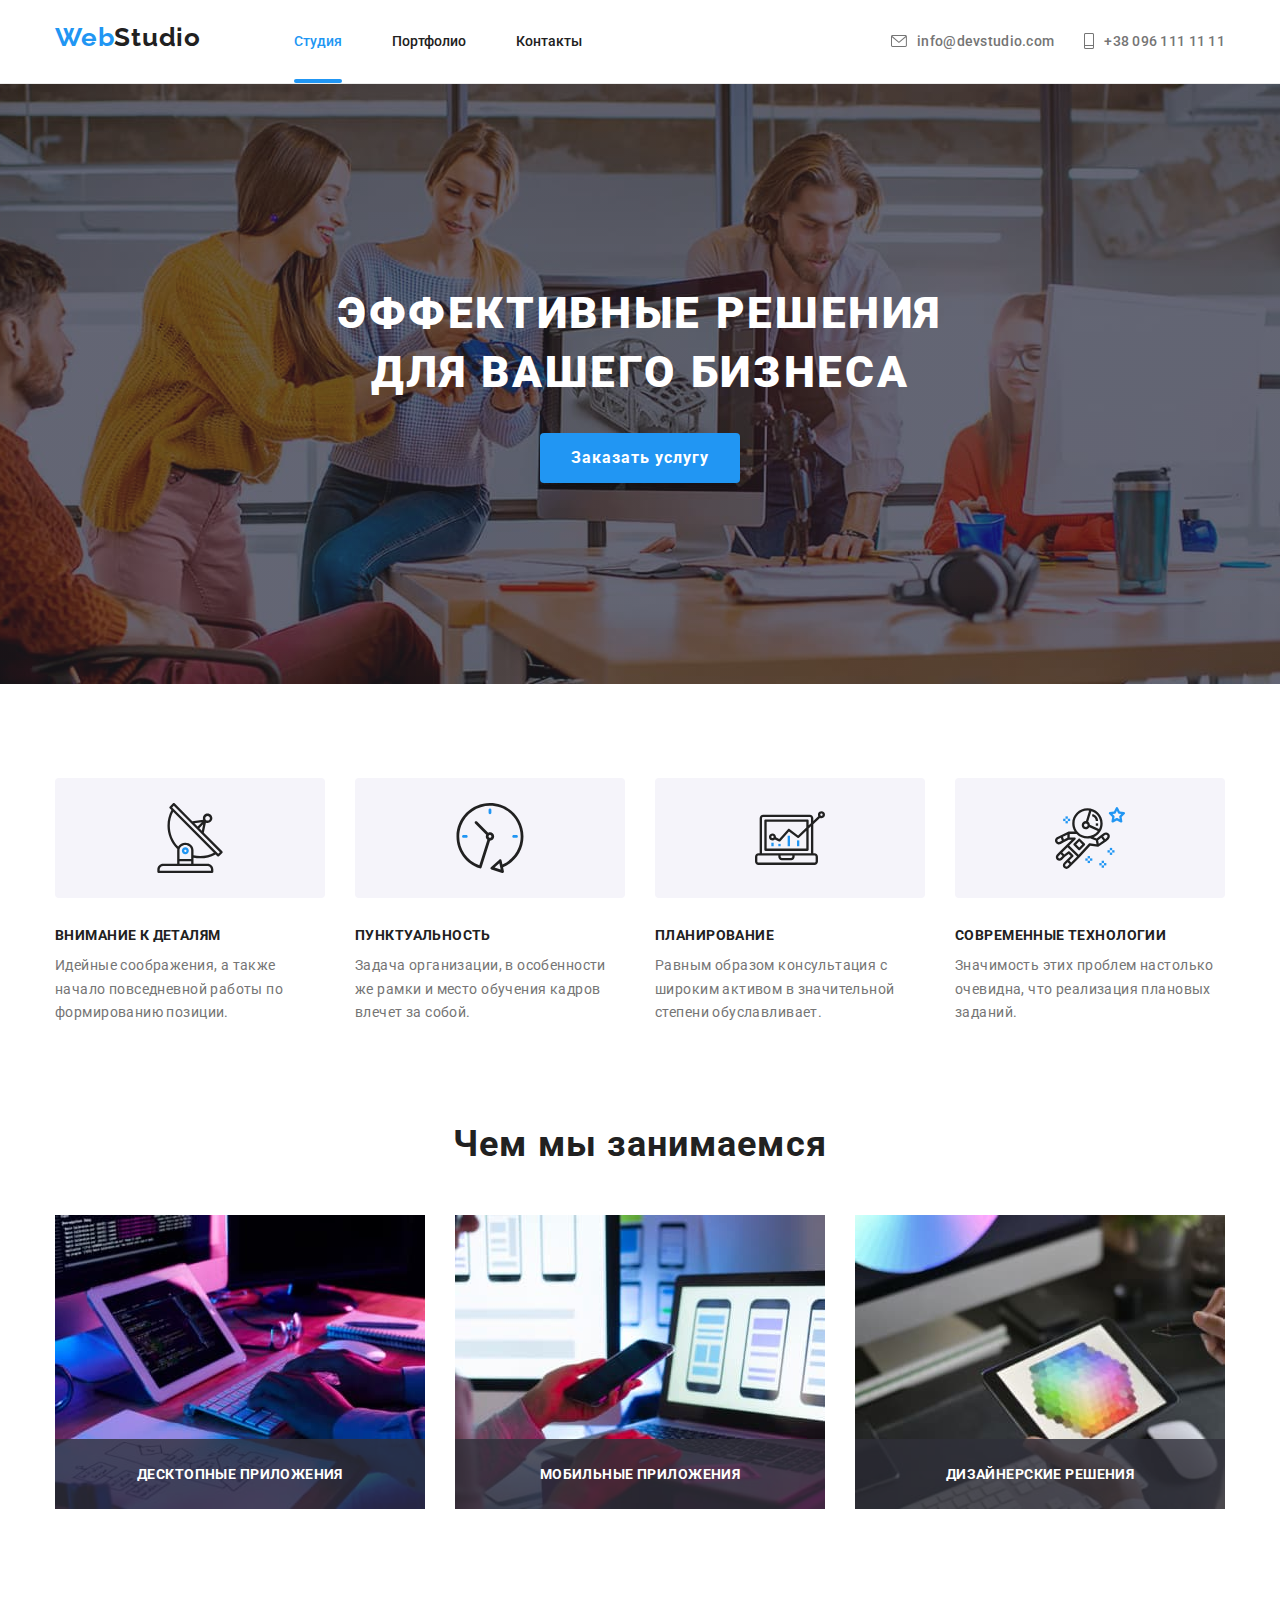
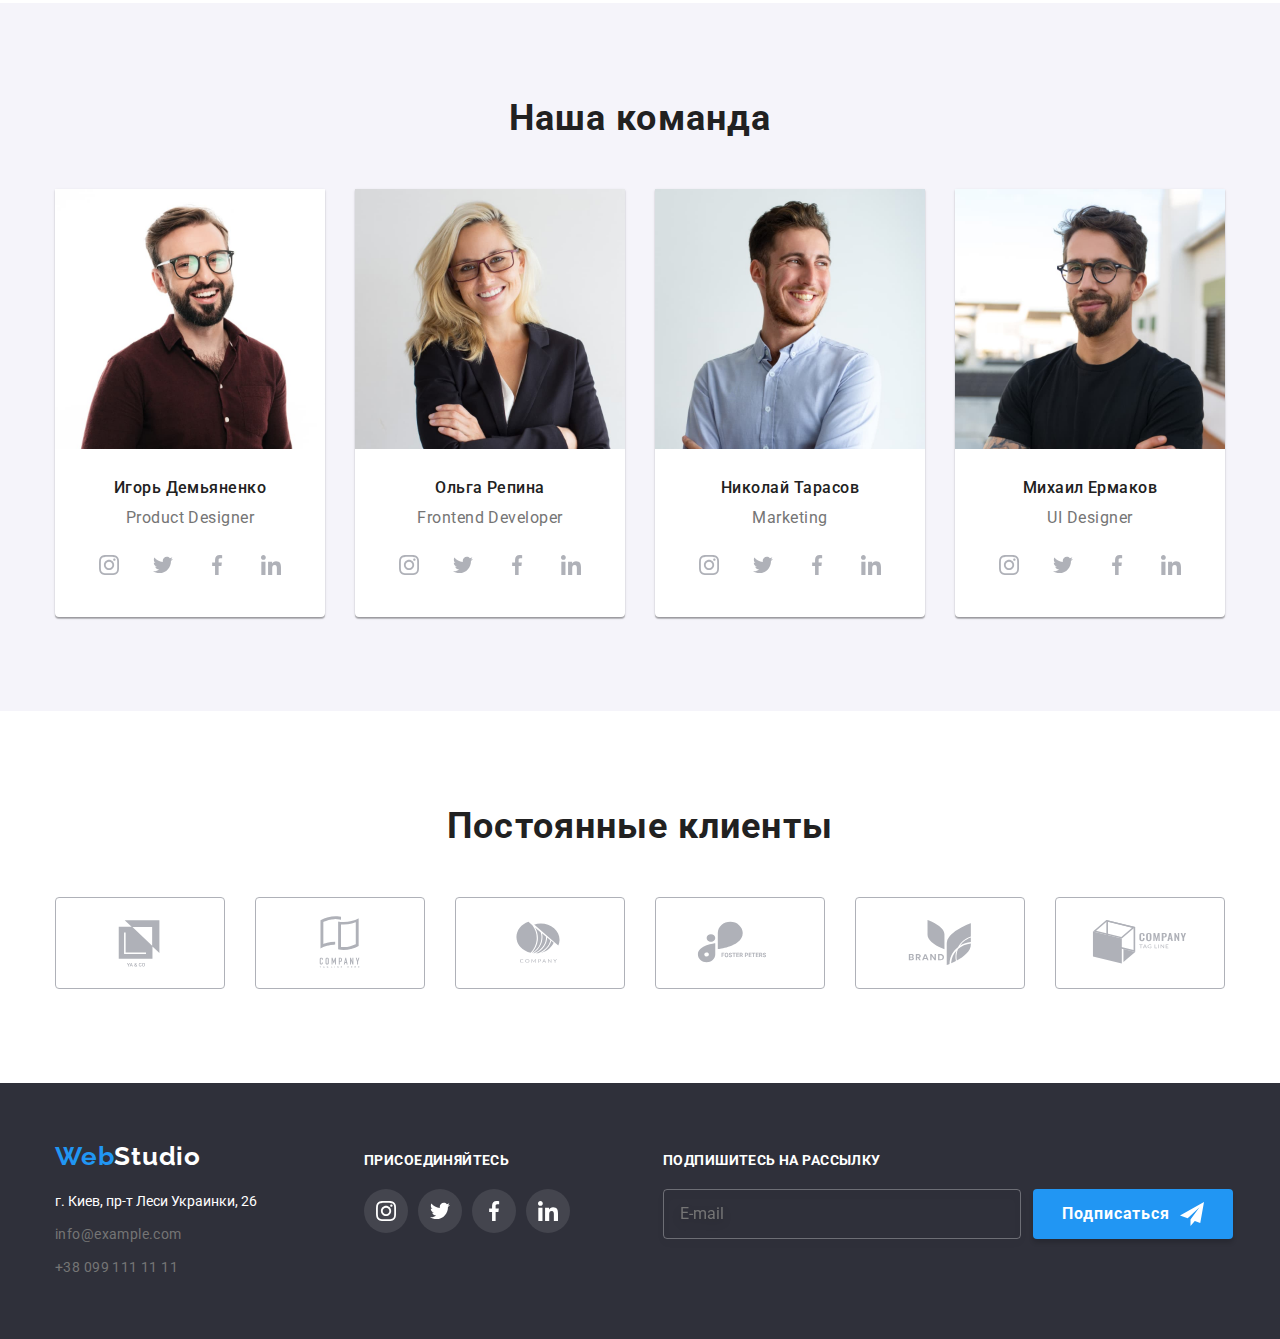
<file: index.html>
<!DOCTYPE html>
<html lang="ru">
  <head>
    <meta charset="UTF-8" />
    <meta http-equiv="X-UA-Compatible" content="IE=edge" />
    <meta name="viewport" content="width=device-width, initial-scale=1.0" />
    <title lang="en">Web Studio</title>
    <link rel="preconnect" href="https://fonts.googleapis.com" />
    <link rel="preconnect" href="https://fonts.gstatic.com" crossorigin />
    <link
      href="https://fonts.googleapis.com/css2?family=Raleway:wght@700&family=Roboto:wght@400;500;700;900&display=swap"
      rel="stylesheet"
    />
    <link
      rel="stylesheet"
      href="https://cdnjs.cloudflare.com/ajax/libs/modern-normalize/1.1.0/modern-normalize.min.css"
    />
    <link rel="stylesheet" href="./css/main.min.css" />
  </head>

  <body>
    <!-------------------------HEADER--------------------------->
    <header class="header">
      <div class="container header__container">
        <nav class="site_nav">
          <a class="site_nav__logo_img link" href="#logo" lang="en">
            <span class="logo_web">Web</span>Studio</a
          >
          <ul class="site_nav_menu list">
            <li class="menu_list link_item">
              <a class="menu_list_item current_page link" href="./index.html"
                >Студия</a
              >
            </li>
            <li class="menu_list link_item">
              <a class="menu_list_item link" href="./portfolio.html"
                >Портфолио</a
              >
            </li>
            <li class="menu_list link_item">
              <a class="menu_list_item link" href="#contacts">Контакты</a>
            </li>
          </ul>
        </nav>
        <ul class="site_nav_contact list header__container">
          <li class="mail_link">
            <a
              class="contact link mail_header mail_thumb"
              href="mailto:info@devstudio.com"
              ><svg class="mail_icon" width="16" height="12">
                <use href="./images/icons.svg#mail"></use>
              </svg>
              info@devstudio.com
            </a>
          </li>
          <li class="phone_link">
            <a
              class="contact phone_header link mail_thumb"
              href="tel:+380961111111"
              ><svg class="phone_icon" width="10" height="16">
                <use href="./images/icons.svg#phone"></use>
              </svg>
              +38 096 111 11 11
            </a>
          </li>
        </ul>
      </div>
    </header>
    <main>
      <!---------------------------HERO---------------------------->
      <section class="section_hero">
        <div class="container">
          <h1 class="title">Эффективные решения для вашего бизнеса</h1>
          <button class="hero_button" type="button" data-modal-open>
            Заказать услугу
          </button>
        </div>
      </section>
      <!----------------------------ABOUT-------------------------->
      <section class="hang section" id="portfolio">
        <div class="container hang_container">
          <ul class="hang_list list">
            <li class="hang_list__item">
              <div class="hang_list__item_element">
                <svg
                  class="hang_list__item_element_icon"
                  width="70"
                  height="70"
                >
                  <use href="./images/icons.svg#antenna"></use>
                </svg>
              </div>
              <h3 class="hang_title">Внимание к деталям</h3>
              <p class="hang_description">
                Идейные соображения, а также начало повседневной работы по
                формированию позиции.
              </p>
            </li>
            <li class="hang_list__item">
              <div class="hang_list__item_element">
                <svg
                  class="hang_list__item_element_icon"
                  width="70"
                  height="70"
                >
                  <use href="./images/icons.svg#clock"></use>
                </svg>
              </div>
              <h3 class="hang_title">Пунктуальность</h3>
              <p class="hang_description">
                Задача организации, в особенности же рамки и место обучения
                кадров влечет за собой.
              </p>
            </li>
            <li class="hang_list__item">
              <div class="hang_list__item_element">
                <svg
                  class="hang_list__item_element_icon"
                  width="70"
                  height="70"
                >
                  <use href="./images/icons.svg#diagram"></use>
                </svg>
              </div>
              <h3 class="hang_title">Планирование</h3>
              <p class="hang_description">
                Равным образом консультация с широким активом в значительной
                степени обуславливает.
              </p>
            </li>
            <li class="hang_list__item">
              <div class="hang_list__item_element">
                <svg
                  class="hang_list__item_element_icon"
                  width="70"
                  height="70"
                >
                  <use href="./images/icons.svg#astronaut"></use>
                </svg>
              </div>
              <h3 class="hang_title">Современные технологии</h3>
              <p class="hang_description">
                Значимость этих проблем настолько очевидна, что реализация
                плановых заданий.
              </p>
            </li>
          </ul>
        </div>
      </section>
      <!---------------------------SERVISES------------------------>
      <section class="section">
        <div class="container">
          <h2 class="section_title">Чем мы занимаемся</h2>
          <ul class="list servises__list">
            <li class="servises__list_item">
              <div class="service__list_item_thumb">
                <img
                  src="./images/about/about_1.jpg"
                  alt="кодирование бизнесс процесса"
                  width="370"
                  height="294"
                />
                <div class="services_item">
                  <p class="services_item_title">Десктопные приложения</p>
                </div>
              </div>
            </li>
            <li class="servises__list_item">
              <div class="service__list_item_thumb">
                <img
                  src="./images/about/about_2.jpg"
                  alt="подбор макета на телефон"
                  width="370"
                  height="294"
                />
                <div class="services_item">
                  <p class="services_item_title">Мобильные приложения</p>
                </div>
              </div>
            </li>
            <li class="servises__list_item">
              <div class="service__list_item_thumb">
                <img
                  src="./images/about/about_3.jpg"
                  alt="подбор цвета"
                  width="370"
                  height="294"
                />
                <div class="services_item">
                  <p class="services_item_title">Дизайнерские решения</p>
                </div>
              </div>
            </li>
          </ul>
        </div>
      </section>
      <!-----------------------OUR TEAM---------------------------->
      <section class="team section" id="contacts">
        <div class="container">
          <h2 class="section_title">Наша команда</h2>
          <ul class="list team_list">
            <li class="team__member_card">
              <img
                src="./images/team/igor_demyanenko.jpg"
                alt="Игорь Демьяненко"
                width="270"
                height="260"
              />
              <div class="team__member_card_detail">
                <h3 class="team__member_name">Игорь Демьяненко</h3>
                <p class="team__member_position" lang="en">Product Designer</p>
                <ul class="social_list list">
                  <li class="social_list_item">
                    <a href="" class="social_list_link">
                      <svg class="social_list_icon" width="20" height="20">
                        <use href="./images/icons.svg#instagram"></use>
                      </svg>
                    </a>
                  </li>
                  <li class="social_list_item">
                    <a href="" class="social_list_link">
                      <svg class="social_list_icon" width="20" height="20">
                        <use href="./images/icons.svg#twitter"></use>
                      </svg>
                    </a>
                  </li>
                  <li class="social_list_item">
                    <a href="" class="social_list_link">
                      <svg class="social_list_icon" width="20" height="20">
                        <use href="./images/icons.svg#facebook"></use>
                      </svg>
                    </a>
                  </li>
                  <li class="social_list_item">
                    <a href="" class="social_list_link">
                      <svg class="social_list_icon" width="20" height="20">
                        <use href="./images/icons.svg#linkedin"></use>
                      </svg>
                    </a>
                  </li>
                </ul>
              </div>
            </li>
            <li class="team__member_card">
              <img
                src="./images/team/olga_repina.jpg"
                alt="Ольга Репина"
                width="270"
                height="260"
              />
              <div class="team__member_card_detail">
                <h3 class="team__member_name">Ольга Репина</h3>
                <p class="team__member_position" lang="en">
                  Frontend Developer
                </p>
                <ul class="social_list list">
                  <li class="social_list_item">
                    <a href="" class="social_list_link">
                      <svg class="social_list_icon" width="20" height="20">
                        <use href="./images/icons.svg#instagram"></use>
                      </svg>
                    </a>
                  </li>
                  <li class="social_list_item">
                    <a href="" class="social_list_link">
                      <svg class="social_list_icon" width="20" height="20">
                        <use href="./images/icons.svg#twitter"></use>
                      </svg>
                    </a>
                  </li>
                  <li class="social_list_item">
                    <a href="" class="social_list_link">
                      <svg class="social_list_icon" width="20" height="20">
                        <use href="./images/icons.svg#facebook"></use>
                      </svg>
                    </a>
                  </li>
                  <li class="social_list_item">
                    <a href="" class="social_list_link">
                      <svg class="social_list_icon" width="20" height="20">
                        <use href="./images/icons.svg#linkedin"></use>
                      </svg>
                    </a>
                  </li>
                </ul>
              </div>
            </li>
            <li class="team__member_card">
              <img
                src="./images/team/nikolai_tarasov.jpg"
                alt="Николай Тарасов"
                width="270"
                height="260"
              />
              <div class="team__member_card_detail">
                <h3 class="team__member_name">Николай Тарасов</h3>
                <p class="team__member_position" lang="en">Marketing</p>
                <ul class="social_list list">
                  <li class="social_list_item">
                    <a href="" class="social_list_link">
                      <svg class="social_list_icon" width="20" height="20">
                        <use href="./images/icons.svg#instagram"></use>
                      </svg>
                    </a>
                  </li>
                  <li class="social_list_item">
                    <a href="" class="social_list_link">
                      <svg class="social_list_icon" width="20" height="20">
                        <use href="./images/icons.svg#twitter"></use>
                      </svg>
                    </a>
                  </li>
                  <li class="social_list_item">
                    <a href="" class="social_list_link">
                      <svg class="social_list_icon" width="20" height="20">
                        <use href="./images/icons.svg#facebook"></use>
                      </svg>
                    </a>
                  </li>
                  <li class="social_list_item">
                    <a href="" class="social_list_link">
                      <svg class="social_list_icon" width="20" height="20">
                        <use href="./images/icons.svg#linkedin"></use>
                      </svg>
                    </a>
                  </li>
                </ul>
              </div>
            </li>
            <li class="team__member_card">
              <img
                src="./images/team/mikhail_yermakov.jpg"
                alt="Михаил Ермаков"
                width="270"
                height="260"
              />
              <div class="team__member_card_detail">
                <h3 class="team__member_name">Михаил Ермаков</h3>
                <p class="team__member_position" lang="en">UI Designer</p>
                <ul class="social_list list">
                  <li class="social_list_item">
                    <a href="" class="social_list_link">
                      <svg class="social_list_icon" width="20" height="20">
                        <use href="./images/icons.svg#instagram"></use>
                      </svg>
                    </a>
                  </li>
                  <li class="social_list_item">
                    <a href="" class="social_list_link">
                      <svg class="social_list_icon" width="20" height="20">
                        <use href="./images/icons.svg#twitter"></use>
                      </svg>
                    </a>
                  </li>
                  <li class="social_list_item">
                    <a href="" class="social_list_link">
                      <svg class="social_list_icon" width="20" height="20">
                        <use href="./images/icons.svg#facebook"></use>
                      </svg>
                    </a>
                  </li>
                  <li class="social_list_item">
                    <a href="" class="social_list_link">
                      <svg class="social_list_icon" width="20" height="20">
                        <use href="./images/icons.svg#linkedin"></use>
                      </svg>
                    </a>
                  </li>
                </ul>
              </div>
            </li>
          </ul>
        </div>
      </section>

      <!---------------------------CLIENTS------------------------>
      <section class="section">
        <div class="container">
          <h2 class="section_title">Постоянные клиенты</h2>
          <ul class="clients__list">
            <li class="client__list_item list">
              <a href="" class="client__list_item_link">
                <svg class="client__list_item_icon" width="106" height="60">
                  <use href="./images/icons.svg#client_1"></use>
                </svg>
              </a>
            </li>
            <li class="client__list_item list">
              <a href="" class="client__list_item_link">
                <svg class="client__list_item_icon" width="106" height="60">
                  <use href="./images/icons.svg#client_2"></use>
                </svg>
              </a>
            </li>
            <li class="client__list_item list">
              <a href="" class="client__list_item_link">
                <svg class="client__list_item_icon" width="106" height="60">
                  <use href="./images/icons.svg#client_3"></use>
                </svg>
              </a>
            </li>
            <li class="client__list_item list">
              <a href="" class="client__list_item_link">
                <svg class="client__list_item_icon" width="106" height="60">
                  <use href="./images/icons.svg#client_4"></use>
                </svg>
              </a>
            </li>
            <li class="client__list_item list">
              <a href="" class="client__list_item_link">
                <svg class="client__list_item_icon" width="106" height="60">
                  <use href="./images/icons.svg#client_5"></use>
                </svg>
              </a>
            </li>
            <li class="client__list_item list">
              <a href="" class="client__list_item_link">
                <svg class="client__list_item_icon" width="106" height="60">
                  <use href="./images/icons.svg#client_6"></use>
                </svg>
              </a>
            </li>
          </ul>
        </div>
      </section>
    </main>
    <!--------------------------FOOTER--------------------------->
    <footer class="footer">
      <div class="container footer_container">
        <div class="footer_contacts">
          <a class="site_nav__logo_img logo_footer link" href="#logo" lang="en">
            <span class="logo_web">Web</span
            ><span class="logo_studio">Studio</span></a
          >
          <address class="address">
            <ul class="list">
              <li class="address__detail">
                <a
                  class="detai_adress list"
                  href="https://goo.gl/maps/JiNANyfJPE1kAV9W7"
                  target="blank"
                  rel="noopener noreferrer"
                  >г. Киев, пр-т Леси Украинки, 26
                </a>
              </li>
              <li class="address__detail">
                <a
                  class="contact link contact_footer"
                  href="mailto:info@example.com"
                  >info@example.com
                </a>
              </li>
              <li class="address__detail">
                <a class="contact link contact_footer" href="tel:+380991111111"
                  >+38 099 111 11 11</a
                >
              </li>
            </ul>
          </address>
        </div>
        <div class="social_list__container">
          <h3 class="social_list__footer_title">присоединяйтесь</h3>
          <ul class="list social_list__footer">
            <li class="social_list__footer_item">
              <a href="" class="social_link__footer">
                <svg class="social_list__footer_icon" width="20" height="20">
                  <use href="./images/icons.svg#instagram"></use>
                </svg>
              </a>
            </li>
            <li class="social_list__footer_item">
              <a href="" class="social_link__footer">
                <svg class="social_list__footer_icon" width="20" height="20">
                  <use href="./images/icons.svg#twitter"></use>
                </svg>
              </a>
            </li>
            <li class="social_list__footer_item">
              <a href="" class="social_link__footer">
                <svg class="social_list__footer_icon" width="20" height="20">
                  <use href="./images/icons.svg#facebook"></use>
                </svg>
              </a>
            </li>
            <li class="social_list__footer_item">
              <a href="" class="social_link__footer">
                <svg class="social_list__footer_icon" width="20" height="20">
                  <use href="./images/icons.svg#linkedin"></use>
                </svg>
              </a>
            </li>
          </ul>
        </div>

        <div class="subscribe_container">
          <p class="subscribe_title">Подпишитесь на рассылку</p>
          <form class="list social_list__footer" name="subscription_form">
            <input
              class="subscribe_input"
              type="email"
              name="email"
              required
              placeholder="E-mail"
              id="mail"
            />

            <button class="subscribe_button" type="submit">
              Подписаться
              <svg class="subscribe_icon" width="24" height="24">
                <use href="./images/icons.svg#send_icon"></use>
              </svg>
            </button>
          </form>
        </div>
      </div>
    </footer>

    <!-------------------- MODAL WINDOW --------------------->
    <div class="backdrop is-hidden" data-modal>
      <div class="modal">
        <button type="button" class="modal_close_button" data-modal-close>
          <svg class="modal_close_button_icon" width="18" height="18">
            <use href="./images/icons.svg#close_window"></use>
          </svg>
        </button>
        <form class="contact_form">
          <p class="contact_form_title">
            Оставьте свои данные, мы вам перезвоним
          </p>

          <label class="contact_form_field">
            <span class="contact_form_field_span">Имя*</span>
            <span class="contact_form_input_wrapper">
              <input
                class="contact_form_input"
                type="text"
                required
                name="user_name"
                minlength="2"
              />
              <svg class="contact_form_icon" width="12" height="12">
                <use href="./images/icons.svg#name_icon"></use>
              </svg>
            </span>
          </label>

          <label class="contact_form_field">
            <span class="contact_form_field_span">Телефон*</span>
            <span class="contact_form_input_wrapper">
              <input
                class="contact_form_input"
                type="tel"
                required
                name="user_phone_number"
                pattern="[0-9]{3}-[0-9]{3}-[0-9]{2}-[0-9]{2}"
                title="xxx-xxx-xx-xx"
              />
              <svg class="contact_form_icon" width="13" height="13">
                <use href="./images/icons.svg#phone_icon"></use>
              </svg>
            </span>
          </label>

          <label for="contact_form_input_id" class="contact_form_field">
            <span class="contact_form_field_span">Почта*</span>
            <span class="contact_form_input_wrapper">
              <input
                class="contact_form_input"
                type="email"
                name="email"
                required
                id="contact_form_input_id"
              />
              <svg class="contact_form_icon" width="13" height="13">
                <use href="./images/icons.svg#mail_icom"></use>
              </svg>
            </span>
          </label>
          <label class="contact_form_field">
            <span class="contact_form_field_span">Комментарий</span>
            <textarea
              class="contact_form_message"
              name="user_message"
              placeholder="Введите текст"
            >
            </textarea>
          </label>
          <input
            class="contact_form_checkbox visually_hidden"
            id="checkbox_policy"
            type="checkbox"
            name="user_policy"
            required
          />
          <label class="contact_form_checkbox_label" for="checkbox_policy"
            >Соглашаюсь с рассылкой и принимаю&nbsp;
            <a class="contact_form-checkbox_link" href="">Условия договора</a>
          </label>
          <button class="contact_form_button" type="submit">Отправить</button>
        </form>
      </div>
    </div>
    <script src="./js/modal.js"></script>
  </body>
</html>
</file>
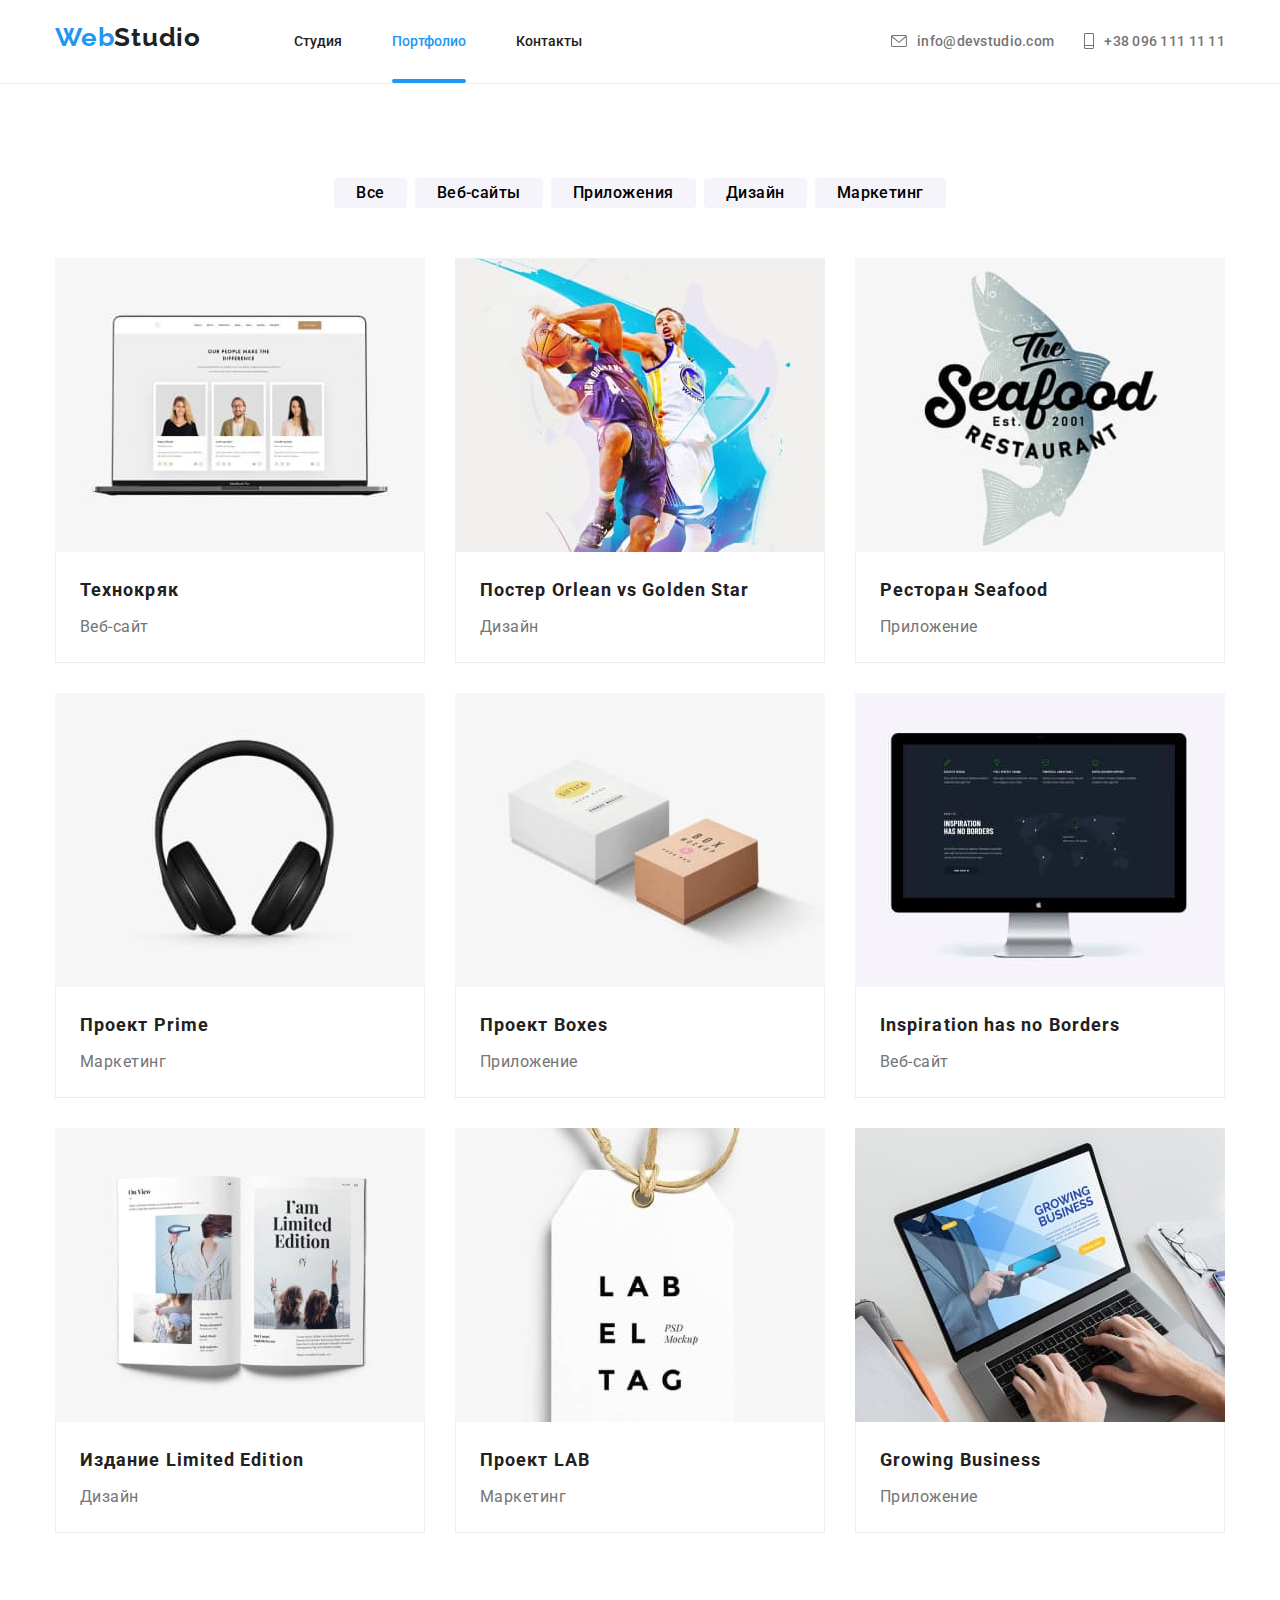
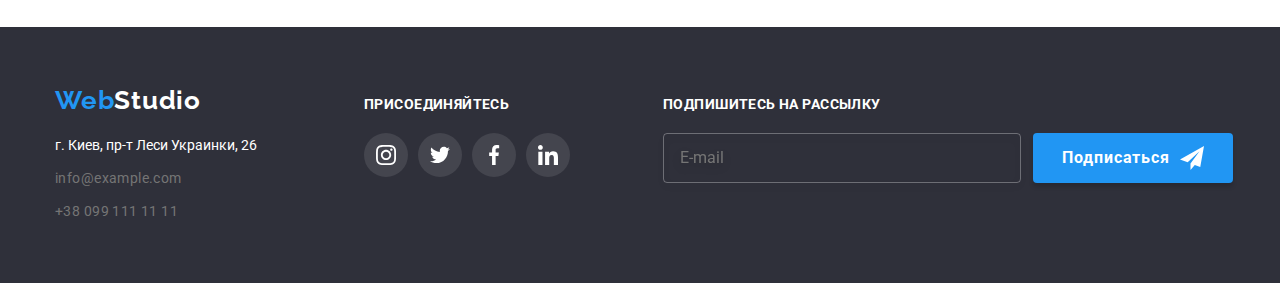
<file: portfolio.html>
<!DOCTYPE html>
<html lang="ru">
  <head>
    <meta charset="UTF-8" />
    <meta http-equiv="X-UA-Compatible" content="IE=edge" />
    <meta name="viewport" content="width=device-width, initial-scale=1.0" />
    <title>Portfolio</title>
    <link rel="preconnect" href="https://fonts.googleapis.com" />
    <link rel="preconnect" href="https://fonts.gstatic.com" crossorigin />
    <link
      href="https://fonts.googleapis.com/css2?family=Raleway:wght@700&family=Roboto:wght@400;500;700;900&display=swap"
      rel="stylesheet"
    />
    <link
      rel="stylesheet"
      href="https://cdnjs.cloudflare.com/ajax/libs/modern-normalize/1.1.0/modern-normalize.min.css"
    />
    <link rel="stylesheet" href="./css/main.min.css" />
  </head>
  <body>
    <!-----------------------------------HEADER------------------------------------>
    <header class="header">
      <div class="container header__container">
        <nav class="site_nav">
          <a class="site_nav__logo_img link" href="#logo" lang="en">
            <span class="logo_web">Web</span>Studio</a
          >
          <ul class="site_nav_menu list">
            <li class="menu_list link_item">
              <a class="menu_list_item link" href="./index.html">Студия</a>
            </li>
            <li class="menu_list link_item">
              <a
                class="menu_list_item current_page link"
                href="./portfolio.html"
                >Портфолио</a
              >
            </li>
            <li class="menu_list link_item">
              <a class="menu_list_item link" href="#contacts">Контакты</a>
            </li>
          </ul>
        </nav>
        <ul class="site_nav_contact list header__container">
          <li class="mail_link">
            <a
              class="contact link mail_header mail_thumb"
              href="mailto:info@devstudio.com"
              ><svg class="mail_icon" width="16" height="12">
                <use href="./images/icons.svg#mail"></use>
              </svg>
              info@devstudio.com
            </a>
          </li>
          <li class="phone_link">
            <a
              class="contact phone_header link mail_thumb"
              href="tel:+380961111111"
              ><svg class="phone_icon" width="10" height="16">
                <use href="./images/icons.svg#phone"></use>
              </svg>
              +38 096 111 11 11
            </a>
          </li>
        </ul>
      </div>
    </header>
    <!--------------------------------------- NAVIGATION ------------------------------------------------>
    <main>
      <section class="section">
        <div class="container">
          <ul class="list button button_item_list">
            <li class="button_list">
              <button class="button_item" type="button">Все</button>
            </li>
            <li class="button_list">
              <button class="button_item" type="button">Веб-сайты</button>
            </li>
            <li class="button_list">
              <button class="button_item" type="button">Приложения</button>
            </li>
            <li class="button_list">
              <button class="button_item" type="button">Дизайн</button>
            </li>
            <li class="button_list">
              <button class="button_item" type="button">Маркетинг</button>
            </li>
          </ul>
          <!---------------------------------------------- PROJECTS -------------------------------------------------->
          <ul class="project list">
            <li class="project__item">
              <a class="project__item_link link" href="">
                <div class="project__item_thumb">
                  <img
                    src="./images/portfolio/project_1.jpg"
                    alt="Технокряк"
                    width="370"
                    height="294"
                  />
                  <div class="project__item_overlay">
                    <p class="project__item_overlay_text">
                      Ресурс предлагает комплексные предложения с разным уровнем
                      функционала и сервисов. Все это позволит посетителю
                      получить исчерпывающие сведения о компании или частном
                      лице.
                    </p>
                  </div>
                </div>
                <div class="project__item_detail">
                  <h2 class="project__item_title">Технокряк</h2>
                  <p class="project__item_description">Веб-сайт</p>
                </div>
              </a>
            </li>
            <li class="project__item">
              <a class="project__item_link link" href="">
                <div class="project__item_thumb">
                  <img
                    src="./images/portfolio/project_2.jpg"
                    alt="Макет постера"
                    width="370"
                    height="294"
                  />
                  <div class="project__item_overlay">
                    <p class="project__item_overlay_text">
                      Ресурс предлагает комплексные предложения с разным уровнем
                      функционала и сервисов. Все это позволит посетителю
                      получить исчерпывающие сведения о компании или частном
                      лице.
                    </p>
                  </div>
                </div>
                <div class="project__item_detail">
                  <h2 class="project__item_title">
                    Постер <span lang="en">Orlean vs Golden Star</span>
                  </h2>
                  <p class="project__item_description">Дизайн</p>
                </div>
              </a>
            </li>
            <li class="project__item">
              <a class="project__item_link link" href="">
                <div class="project__item_thumb">
                  <img
                    src="./images/portfolio/project_3.jpg"
                    alt="Ресторан Seafood"
                    width="370"
                    height="294"
                  />
                  <div class="project__item_overlay">
                    <p class="project__item_overlay_text">
                      Ресурс предлагает комплексные предложения с разным уровнем
                      функционала и сервисов. Все это позволит посетителю
                      получить исчерпывающие сведения о компании или частном
                      лице.
                    </p>
                  </div>
                </div>
                <div class="project__item_detail">
                  <h2 class="project__item_title">
                    Ресторан <span lang="en">Seafood</span>
                  </h2>
                  <p class="project__item_description">Приложение</p>
                </div>
              </a>
            </li>
            <li class="project__item">
              <a class="project__item_link link" href="">
                <div class="project__item_thumb">
                  <img
                    src="./images/portfolio/project_4.jpg"
                    alt="Образец Сайта Prime"
                    width="370"
                    height="294"
                  />
                  <div class="project__item_overlay">
                    <p class="project__item_overlay_text">
                      Ресурс предлагает комплексные предложения с разным уровнем
                      функционала и сервисов. Все это позволит посетителю
                      получить исчерпывающие сведения о компании или частном
                      лице.
                    </p>
                  </div>
                </div>
                <div class="project__item_detail">
                  <h2 class="project__item_title">
                    Проект <span lang="en">Prime</span>
                  </h2>
                  <p class="project__item_description">Маркетинг</p>
                </div>
              </a>
            </li>
            <li class="project__item">
              <a class="project__item_link link" href="">
                <div class="project__item_thumb">
                  <img
                    src="./images/portfolio/project_5.jpg"
                    alt="Образцы коробок"
                    width="370"
                    height="294"
                  />
                  <div class="project__item_overlay">
                    <p class="project__item_overlay_text">
                      Ресурс предлагает комплексные предложения с разным уровнем
                      функционала и сервисов. Все это позволит посетителю
                      получить исчерпывающие сведения о компании или частном
                      лице.
                    </p>
                  </div>
                </div>
                <div class="project__item_detail">
                  <h2 class="project__item_title">
                    Проект <span lang="en">Boxes</span>
                  </h2>
                  <p class="project__item_description">Приложение</p>
                </div>
              </a>
            </li>
            <li class="project__item">
              <a class="project__item_link link" href="">
                <div class="project__item_thumb">
                  <img
                    src="./images/portfolio/project_6.jpg"
                    alt="Макет веб сайта"
                    width="370"
                    height="294"
                  />
                  <div class="project__item_overlay">
                    <p class="project__item_overlay_text">
                      Ресурс предлагает комплексные предложения с разным уровнем
                      функционала и сервисов. Все это позволит посетителю
                      получить исчерпывающие сведения о компании или частном
                      лице.
                    </p>
                  </div>
                </div>
                <div class="project__item_detail">
                  <h2 class="project__item_title" lang="en">
                    Inspiration has no Borders
                  </h2>
                  <p class="project__item_description">Веб-сайт</p>
                </div>
              </a>
            </li>
            <li class="project__item">
              <a class="project__item_link link" href="">
                <div class="project__item_thumb">
                  <img
                    src="./images/portfolio/project_7.jpg"
                    alt="Образец журнала"
                    width="370"
                    height="294"
                  />
                  <div class="project__item_overlay">
                    <p class="project__item_overlay_text">
                      Ресурс предлагает комплексные предложения с разным уровнем
                      функционала и сервисов. Все это позволит посетителю
                      получить исчерпывающие сведения о компании или частном
                      лице.
                    </p>
                  </div>
                </div>
                <div class="project__item_detail">
                  <h2 class="project__item_title">
                    Издание <span lang="en">Limited Edition</span>
                  </h2>
                  <p class="project__item_description">Дизайн</p>
                </div>
              </a>
            </li>
            <li class="project__item">
              <a class="project__item_link link" href="">
                <div class="project__item_thumb">
                  <img
                    src="./images/portfolio/project_8.jpg"
                    alt="Образец изделия"
                    width="370"
                    height="294"
                  />
                  <div class="project__item_overlay">
                    <p class="project__item_overlay_text">
                      Ресурс предлагает комплексные предложения с разным уровнем
                      функционала и сервисов. Все это позволит посетителю
                      получить исчерпывающие сведения о компании или частном
                      лице.
                    </p>
                  </div>
                </div>
                <div class="project__item_detail">
                  <h2 class="project__item_title">
                    Проект <span lang="en">LAB</span>
                  </h2>
                  <p class="project__item_description">Маркетинг</p>
                </div>
              </a>
            </li>
            <li class="project__item">
              <a class="project__item_link link" href="">
                <div class="project__item_thumb">
                  <img
                    src="./images/portfolio/project_9.jpg"
                    alt="бразец Приложения"
                    width="370"
                    height="294"
                  />
                  <div class="project__item_overlay">
                    <p class="project__item_overlay_text">
                      Ресурс предлагает комплексные предложения с разным уровнем
                      функционала и сервисов. Все это позволит посетителю
                      получить исчерпывающие сведения о компании или частном
                      лице.
                    </p>
                  </div>
                </div>
                <div class="project__item_detail">
                  <h2 class="project__item_title" lang="en">
                    Growing Business
                  </h2>
                  <p class="project__item_description">Приложение</p>
                </div>
              </a>
            </li>
          </ul>
        </div>
      </section>
    </main>
    <!-------------------------------------------------- FOOTER -------------------------------------------->
    <footer class="footer">
      <div class="container footer_container">
        <div class="footer_contacts">
          <a class="site_nav__logo_img logo_footer link" href="#logo" lang="en">
            <span class="logo_web">Web</span
            ><span class="logo_studio">Studio</span></a
          >
          <address class="address">
            <ul class="list">
              <li class="address__detail">
                <a
                  class="detai_adress list"
                  href="https://goo.gl/maps/JiNANyfJPE1kAV9W7"
                  target="blank"
                  rel="noopener noreferrer"
                  >г. Киев, пр-т Леси Украинки, 26
                </a>
              </li>
              <li class="address__detail">
                <a
                  class="contact link contact_footer"
                  href="mailto:info@example.com"
                  >info@example.com
                </a>
              </li>
              <li class="address__detail">
                <a class="contact link contact_footer" href="tel:+380991111111"
                  >+38 099 111 11 11</a
                >
              </li>
            </ul>
          </address>
        </div>
        <div class="social_list__container">
          <h3 class="social_list__footer_title">присоединяйтесь</h3>
          <ul class="list social_list__footer">
            <li class="social_list__footer_item">
              <a href="" class="social_link__footer">
                <svg class="social_list__footer_icon" width="20" height="20">
                  <use href="./images/icons.svg#instagram"></use>
                </svg>
              </a>
            </li>
            <li class="social_list__footer_item">
              <a href="" class="social_link__footer">
                <svg class="social_list__footer_icon" width="20" height="20">
                  <use href="./images/icons.svg#twitter"></use>
                </svg>
              </a>
            </li>
            <li class="social_list__footer_item">
              <a href="" class="social_link__footer">
                <svg class="social_list__footer_icon" width="20" height="20">
                  <use href="./images/icons.svg#facebook"></use>
                </svg>
              </a>
            </li>
            <li class="social_list__footer_item">
              <a href="" class="social_link__footer">
                <svg class="social_list__footer_icon" width="20" height="20">
                  <use href="./images/icons.svg#linkedin"></use>
                </svg>
              </a>
            </li>
          </ul>
        </div>
        <div class="subscribe_container">
          <p class="subscribe_title">Подпишитесь на рассылку</p>
          <form class="list social_list__footer" name="subscription_form">
            <label class="subscription_form_label"></label>
            <input
              class="subscribe_input"
              type="email"
              name="email"
              required
              placeholder="E-mail"
            />
            <div class="subscribe_list_item">
              <button class="subscribe_button" type="submit">
                Подписаться
                <svg class="subscribe_icon" width="24" height="24">
                  <use href="./images/icons.svg#send_icon"></use>
                </svg>
              </button>
            </div>
          </form>
        </div>
      </div>
    </footer>
  </body>
</html>
</file>
<file: css/main.min.css>
:root{--main_font: "Roboto", sans-serif;--secondary_font: "Raleway", sans-serif;--main_text_color_theme_dark: rgba(33, 33, 33, 1);--secondary_text_color_theme-dark: rgba(117, 117, 117, 1);--main_text_color_theme_light: rgba(255, 255, 255, 1);--secondary_text_color_theme_light: rgba(255, 255, 255, 0.6);--accent_color: rgba(33, 150, 243, 1);--hang_color: rgba(245, 244, 250, 1) }.visually_hidden{position:absolute;width:1px;height:1px;margin:-1px;border:0;padding:0;white-space:nowrap;clip-path:inset(100%);clip:rect(0 0 0 0);overflow:hidden}:root{--main_font: "Roboto", sans-serif;--secondary_font: "Raleway", sans-serif;--main_text_color_theme_dark: rgba(33, 33, 33, 1);--secondary_text_color_theme-dark: rgba(117, 117, 117, 1);--main_text_color_theme_light: rgba(255, 255, 255, 1);--secondary_text_color_theme_light: rgba(255, 255, 255, 0.6);--accent_color: rgba(33, 150, 243, 1);--hang_color: rgba(245, 244, 250, 1) }body{background-color:rgba(255,255,255,.8980392157);font-family:var(--main_font);color:var(--main_text_color_theme_dark)}h1,h2,h3,h4,h5,h6,p{margin-top:0;margin-bottom:0}ul,ol{margin-top:0;margin-bottom:0;padding-left:0}img{display:block}.list{list-style:none;text-decoration:none}.link{text-decoration:none}.container{width:1200px;padding-left:15px;padding-right:15px;margin-left:auto;margin-right:auto}.section{padding-top:94px;padding-bottom:94px}.site_nav__logo_img{font-family:var(--secondary_font);font-weight:bold;font-size:26px;line-height:100%;color:var(--main_text_color_theme_dark);align-items:center;letter-spacing:.03em;margin-right:93px;padding-bottom:25px;padding-top:24px}.logo_web{color:var(--accent_color)}.logo_studio{color:var(--main_text_color_theme_light)}.logo_footer{font-family:var(--secondary_font);font-weight:bold;font-size:26px;line-height:100%;color:var(--main_text_color_theme_dark);align-items:center;letter-spacing:.03em;margin-right:93px;padding-bottom:0;padding-top:0}.modal_close_button{position:absolute;top:8px;right:8px;display:flex;align-items:center;justify-content:center;width:30px;height:30px;border:1px solid rgba(0,0,0,.1);border-radius:50%;background-color:var(--main_text_color_theme_light);cursor:pointer;padding:0;transition:fill 250ms cubic-bezier(0.4, 0, 0.2, 1)}.modal_close_button:hover,.modal_close_button :focus{fill:var(--accent_color)}.social_link__footer{display:flex;align-items:center;justify-content:center;width:44px;height:44px;border-radius:50%;background-color:rgba(255,255,255,.1);fill:var(--main_text_color_theme_light);transition:background-color 250ms cubic-bezier(0.4, 0, 0.2, 1)}.social_link__footer:hover,.social_link__footer:focus{background-color:var(--accent_color)}.social_link__footer:hover.social_list__footer_icon,.social_link__footer:focus.social_list__footer_icon{fill:var(--main_text_color_theme_light)}.header{border-bottom:1px solid #ececec}.header__container{display:flex;align-items:center;justify-content:space-between}.menu_list_item{font-family:var(--main_font);font-weight:500;font-size:14px;line-height:1.33;color:var(--main_text_color_theme_dark);display:block;padding-bottom:32px;padding-top:32px;transition:color 250ms cubic-bezier(0.4, 0, 0.2, 1)}.menu_list_item:hover,.menu_list_item:focus{color:var(--accent_color)}.menu_list{position:relative}.menu_list:not(:last-child){margin-right:50px}.current_page{color:var(--accent_color)}.site_nav_menu .current_page::after{position:absolute;left:0;bottom:0;display:inline-block;content:"";height:4px;border-radius:2px;width:100%;background-color:var(--accent_color)}.site_nav{display:flex}.site_nav_menu{display:flex;align-items:center;justify-content:center}.site_nav_contact{display:flex;flex-direction:row;align-items:center;justify-content:center;font-family:var(--main_font);font-size:14px;font-weight:500;font-style:normal;line-height:16px;letter-spacing:.02em}.contact{color:var(--secondary_text_color_theme-dark);transition:color 250ms cubic-bezier(0.4, 0, 0.2, 1)}.contact:hover,.contact:focus{color:var(--accent_color)}.contact_footer{font-style:normal;font-weight:400;font-size:14px;letter-spacing:.03em}.header.header__container{position:relative;display:flex;align-items:center;justify-content:center}.mail_thumb{display:flex;align-items:center;justify-content:center}.mail_link{display:flex;align-items:center;justify-content:center;margin-right:30px}.phone_link{display:flex;align-items:center;justify-content:flex-end}.mail_icon{margin-right:10px;fill:var(--secondary_text_color_theme-dark);transition:fill 250ms cubic-bezier(0.4, 0, 0.2, 1)}.mail_link:hover .mail_icon,.mail_link:focus .mail_icon{fill:var(--accent_color)}.phone_icon{margin-right:10px;fill:var(--secondary_text_color_theme-dark);transition:fill 250ms cubic-bezier(0.4, 0, 0.2, 1)}.phone_link:hover .phone_icon,.phone_link:focus .phone_icon{fill:var(--accent_color)}.phone_link .phone_icon::before{position:absolute;display:flex;align-items:center;justify-content:center;padding-right:10px;fill:var(--secondary_text_color_theme-dark);transition:fill 250ms cubic-bezier(0.4, 0, 0.2, 1)}.section_hero{background-color:#2f303a;padding-top:200px;padding-bottom:200px;text-align:center;margin-left:auto;margin-right:auto;max-width:1600px;height:600px;background-image:linear-gradient(rgba(47, 48, 58, 0.4), rgba(47, 48, 58, 0.4)),url(../images/hero_img.jpg);background-position:center;background-repeat:no-repeat;justify-content:center}.title{font-family:var(--main_font);font-weight:900;font-size:44px;line-height:1.36;text-align:center;letter-spacing:.06em;text-transform:uppercase;color:var(--main_text_color_theme_light);margin:0 auto;width:696px}.section_title{font-style:normal;font-weight:700;font-size:36px;line-height:1.17;text-align:center;letter-spacing:.03em;margin-bottom:50px}.hero_button{font-family:var(--main_font);font-style:normal;font-weight:700;font-size:16px;line-height:30px;text-align:center;letter-spacing:.06em;background-color:var(--accent_color);box-shadow:0px 4px 4px rgba(0,0,0,.15);border-radius:4px;margin-top:30px;border:0;width:200px;height:50px;color:var(--main_text_color_theme_light);transition:background-color 250ms cubic-bezier(0.4, 0, 0.2, 1),color 250ms cubic-bezier(0.4, 0, 0.2, 1)}.hero_button:hover,.hero_button:focus{background-color:#188ce8;color:var(--main_text_color_theme_light)}.hang{padding-bottom:0}.hang_title{font-weight:700;font-size:14px;line-height:1.14;letter-spacing:.03em;text-transform:uppercase;color:var(--main_text_color_theme_dark);margin-bottom:10px}.hang_description{font-style:normal;font-weight:400;font-size:14px;line-height:1.71;letter-spacing:.03em;color:var(--secondary_text_color_theme-dark);width:270px;height:75px}.hang_list{display:flex;margin-left:-30px;margin-top:-30px}.hang_list__item{margin-left:30px;margin-top:30px;width:270px}.hang_list__item_element{display:flex;align-items:center;justify-content:center;width:270px;height:120px;height:120px;margin-bottom:30px;background-color:var(--hang_color);border-radius:4px}.hang_list__item_element_icon{display:flex;background-position:center}.servises__list{display:flex;margin-left:-30px;margin-top:-30px}.servises__list_item{margin-left:30px;margin-top:30px;flex-basis:calc((100% - 90px)/3)}.service__list_item_thumb{position:relative}.services_item{position:absolute;bottom:0;width:100%;height:70px;background:rgba(47,48,58,.8);padding-top:27px;padding-bottom:27px}.services_item_title{font-family:var(--main_font);font-style:normal;font-weight:700;font-size:14px;line-height:16px;letter-spacing:.03em;text-transform:uppercase;color:var(--main_text_color_theme_light);text-align:center;height:70px}.team{background:#f5f4fa}.team_list{display:flex;margin-left:-30px;margin-top:-30px}.team__member_card{margin-left:30px;margin-top:30px;flex-basis:calc((100% - 120px)/4);background-color:var(--main_text_color_theme_light);box-shadow:0px 1px 3px rgba(0,0,0,.12),0px 1px 1px rgba(0,0,0,.14),0px 2px 1px rgba(0,0,0,.2);border-radius:0px 0px 4px 4px}.team__member_card_detail{padding-top:30px;padding-bottom:30px;padding-left:10px;padding-right:10px}.team__member_name{font-style:normal;font-weight:500;font-size:16px;line-height:1.18;text-align:center;letter-spacing:.03em;margin-bottom:10px}.team__member_position{font-style:normal;font-weight:400;font-size:16px;line-height:1.19;text-align:center;letter-spacing:.03em;color:var(--secondary_text_color_theme-dark);margin-bottom:16px}.social_list{display:flex;justify-content:center}.social_list_link{display:flex;align-items:center;justify-content:center;width:44px;height:44px;border-radius:50%;background-color:var(--main_text_color_theme_light);transition:background-color 250ms cubic-bezier(0.4, 0, 0.2, 1)}.social_list_link:hover,.social_list_link:focus{background-color:var(--accent_color)}.social_list_icon{fill:#afb1b8;transition:fill 250ms cubic-bezier(0.4, 0, 0.2, 1)}.social_list_link:hover .social_list_icon,.social_list_link:focus .social_list_icon{fill:var(--main_text_color_theme_light)}.social_list_item:not(:last-child){margin-right:10px}.button_item{background-color:#2196f3;font-family:var(--main_font);cursor:pointer;background:#f5f4fa;font-style:normal;font-weight:500;font-size:16px;text-align:center;letter-spacing:.03em;padding-top:6px;padding-bottom:6px;padding-right:22px;padding-left:22px;border-radius:4px;border:0;transition:background 250ms cubic-bezier(0.4, 0, 0.2, 1),color 250ms cubic-bezier(0.4, 0, 0.2, 1),box-shadow 250ms cubic-bezier(0.4, 0, 0.2, 1)}.button_item:hover,.button_item:focus{background:var(--accent_color);color:var(--main_text_color_theme_light);box-shadow:0px 3px 1px rgba(0,0,0,.1),0px 1px 2px rgba(0,0,0,.08),0px 2px 2px rgba(0,0,0,.12)}.button{color:var(--secondary_text_color_theme_light)}.button_list{margin-top:8px;margin-left:8px}.button_item_list{display:flex;margin-bottom:50px;justify-content:center;margin-left:-8px;margin-top:-8px}.project__item_title{color:var(--main_text_color_theme_dark);font-style:normal;font-weight:700;font-size:18px;line-height:2;letter-spacing:.06em;margin-bottom:4px}.project__item_description{color:var(--secondary_text_color_theme-dark);font-style:normal;font-weight:400;font-size:16px;line-height:1.87;letter-spacing:.03em}.project{display:flex;flex-wrap:wrap;margin-left:-30px;margin-top:-30px}.project__item{margin-left:30px;margin-top:30px;flex-basis:370px;background-color:var(--main_text_color_theme_light);transition:box-shadow 250ms cubic-bezier(0.4, 0, 0.2, 1)}.project__item_link{transition:box-shadow 250ms cubic-bezier(0.4, 0, 0.2, 1)}.project__item_link:hover,.project__item_link:focus{display:block;box-shadow:0px 1px 1px rgba(0,0,0,.12),0px 4px 4px rgba(0,0,0,.06),1px 4px 6px rgba(0,0,0,.16)}.project__item_detail{padding-top:20px;padding-bottom:20px;padding-left:24px;padding-right:24px;border-left:1px solid #eee;border-right:1px solid #eee;border-bottom:1px solid #eee}.project__item_thumb{position:relative;overflow:hidden}.project__item_overlay{position:absolute;display:flex;align-items:center;justify-content:center;top:0;left:0;width:100%;height:100%;background:rgba(33,150,243,.9);padding-left:24px;padding-right:24px;transform:translatey(100%);transition:transform 250ms cubic-bezier(0.4, 0, 0.2, 1)}.project__item_link:hover .project__item_overlay,.project__item_link:focus .project__item_overlay{transform:translate(0)}.project__item_overlay_text{font-family:var(--main_font);font-style:normal;font-weight:400;font-size:18px;line-height:28px;letter-spacing:.03em;color:#f5f4fa}.clients__list{display:flex;align-items:center;justify-content:center}.client__list_item:not(:first-child){margin-left:30px;display:flex}.client__list_item_link{display:flex;align-items:center;justify-content:center;width:170px;height:92px;border:1px solid #afb1b8;border-radius:4px;transition:border-color 250ms cubic-bezier(0.4, 0, 0.2, 1)}.client__list_item_link:hover,.client__list_item_link:focus{border-color:var(--accent_color)}.client__list_item_icon{display:flex;justify-content:space-around;fill:#afb1b8;transition:fill 250ms cubic-bezier(0.4, 0, 0.2, 1)}.client__list_item_link:hover .client__list_item_icon,.client__list_item_link:focus .client__list_item_icon{fill:var(--accent_color)}.backdrop{position:fixed;top:0;left:0;width:100%;height:100%;background-color:rgba(0,0,0,.2)}.backdrop.is-hidden{opacity:0;visibility:hidden;pointer-events:none}.modal{position:absolute;top:50%;left:50%;transform:translate(-50%, -50%);width:528px;height:581px;background:var(--main_text_color_theme_light);box-shadow:0px 1px 3px rgba(0,0,0,.12),0px 1px 1px rgba(0,0,0,.14),0px 2px 1px rgba(0,0,0,.2);border-radius:4px}.contact_form{display:flex;flex-direction:column;padding-top:40px;padding-left:40px;padding-right:40px}.contact_form_title{text-align:center;justify-content:center;font-family:var(--main_font);font-style:normal;font-weight:700;font-size:20px;line-height:23px;letter-spacing:.03em;color:var(--main_text_color_theme_dark);margin-bottom:12px}.contact_form_field_span{padding-bottom:4px;font-family:var(--main_font);font-style:normal;font-weight:400;font-size:12px;line-height:14px;letter-spacing:.01em;color:var(--secondary_text_color_theme-dark)}.contact_form_field{margin-bottom:10px}.contact_form_input_wrapper{position:relative;margin-top:4px;transition:outline 250ms cubic-bezier(0.4, 0, 0.2, 1),border-color 250ms cubic-bezier(0.4, 0, 0.2, 1)}.contact_form_input{width:100%;height:40px;padding-left:42px;border:1px solid rgba(33,33,33,.2);border-radius:4px;cursor:pointer;transition:outline 250ms cubic-bezier(0.4, 0, 0.2, 1),border-color 250ms cubic-bezier(0.4, 0, 0.2, 1)}.contact_form_input:focus{outline:none;border-color:var(--accent_color)}.contact_form_icon{position:absolute;top:50%;left:15px;transform:translateY(-50%);color:var(--main_text_color_theme_dark);transition:color 250ms cubic-bezier(0.4, 0, 0.2, 1)}.contact_form_input:focus+.contact_form_icon{fill:var(--accent_color)}.contact_form_message{width:100%;height:120px;margin-top:6px;resize:none;padding:12px 16px;border:1px solid rgba(33,33,33,.2);border-radius:4px;cursor:pointer;transition:outline 250ms cubic-bezier(0.4, 0, 0.2, 1),border-color 250ms cubic-bezier(0.4, 0, 0.2, 1)}.contact_form_message::placeholder{text-transform:uppercase}.contact_form_message:focus{outline:none;border-color:var(--accent_color)}.contact_form_checkbox_label{display:flex;align-items:center;font-size:14px;margin-bottom:30px;font-family:var(--main_font);font-style:normal;font-weight:400;font-size:14px;line-height:24px;letter-spacing:.03em;color:var(--secondary_text_color_theme-dark)}.contact_form_checkbox_label::before{display:flex;justify-content:center;align-items:center;width:18px;height:18px;border:1px solid #555;cursor:pointer;content:"";margin-right:10px;color:var(--main_text_color_theme_dark);border-radius:2px;transition:outline 250ms cubic-bezier(0.4, 0, 0.2, 1);background-color:var(--main_text_color_theme_light)}.contact_form_checkbox:checked+.contact_form_checkbox_label::before{background-color:var(--accent_color);background-image:url(../images/checkbox_icon.svg);background-repeat:no-repeat;background-size:contain;background-position:center;background-origin:border-box;border:1px solid var(--accent_color);border-radius:2px;padding-top:4px}.contact_form_checkbox:focus+.contact_form_checkbox_label::before{border:2px solid var(--accent_color)}.contact_form-checkbox_link{color:var(--accent_color)}.contact_form_button{align-self:center;text-align:center;box-shadow:0;width:200px;height:50px;background:var(--accent_color);box-shadow:0px 4px 4px rgba(0,0,0,.15);border:0;border-radius:4px;font-family:var(--main_font);font-style:normal;font-weight:700;font-size:16px;line-height:30px;letter-spacing:.06em;color:var(--main_text_color_theme_light);padding:10px;padding-bottom:40px;cursor:pointer}.footer{background-color:#2f303a;padding-top:60px;padding-bottom:60px}.footer_container{display:flex;align-items:baseline}.address{font-family:var(--main_font);font-weight:400;font-size:14px;line-height:24px;letter-spacing:1.71;font-style:normal;text-decoration:none;margin-top:20px}.detai_adress{color:var(--main_text_color_theme_light);padding-top:111px}.address__detail{margin-bottom:9px}.address__detail:not(:last-child){margin-bottom:9px}.address__detail:last-child{margin-bottom:0}.contact_footer{margin-left:0}.social_list__container{display:flex}.social_list__container{display:flex;margin-left:70px;flex-direction:column}.social_list__footer_title{display:flex;font-weight:700;font-size:14px;line-height:1.14;letter-spacing:.03em;text-transform:uppercase;color:var(--main_text_color_theme_light);margin-bottom:20px}.social_link__footer{display:flex;align-items:center;justify-content:center;width:44px;height:44px;border-radius:50%;background-color:rgba(255,255,255,.1);fill:var(--main_text_color_theme_light);transition:background-color 250ms cubic-bezier(0.4, 0, 0.2, 1)}.social_link__footer:hover,.social_link__footer:focus{background-color:var(--accent_color)}.social_list__footer{display:flex;justify-content:center;align-items:center}.social_list__footer_item{display:block;justify-content:center;align-items:center}.social_list__footer_item:not(:last-child){margin-right:10px}.social_list__footer_icon{width:20px;height:20px;transition:fill 250ms cubic-bezier(0.4, 0, 0.2, 1);fill:var(--main_text_color_theme_light)}.subscribe_container{margin-left:93px}.subscribe_list_item{display:flex;align-items:center;justify-content:center;width:200px;height:50px}.subscribe_input{width:358px;height:50px;border:1px solid rgba(255,255,255,.3);filter:drop-shadow(0px 4px 4px rgba(0, 0, 0, 0.15));border-radius:4px;margin-right:12px;background:0;padding-left:16px}.subscribe_title{display:flex;font-weight:700;font-size:14px;line-height:1.14;letter-spacing:.03em;text-transform:uppercase;color:var(--main_text_color_theme_light);margin-bottom:20px}.subscribe_button{display:flex;align-items:center;text-align:center;justify-content:center;box-shadow:0;width:200px;height:50px;background:var(--accent_color);box-shadow:0px 4px 4px rgba(0,0,0,.15);border-radius:4px;border:0;font-family:var(--main_font);font-style:normal;font-weight:700;font-size:16px;line-height:30px;letter-spacing:.06em;color:var(--main_text_color_theme_light)}.subscribe{text-align:center;justify-content:center}.subscribe_input{color:var(--main_text_color_theme_light);background-color:rgba(0,0,0,0)}.subscribe_icon{width:24px;height:24px;margin-left:10px}/*# sourceMappingURL=main.min.css.map */
</file>
